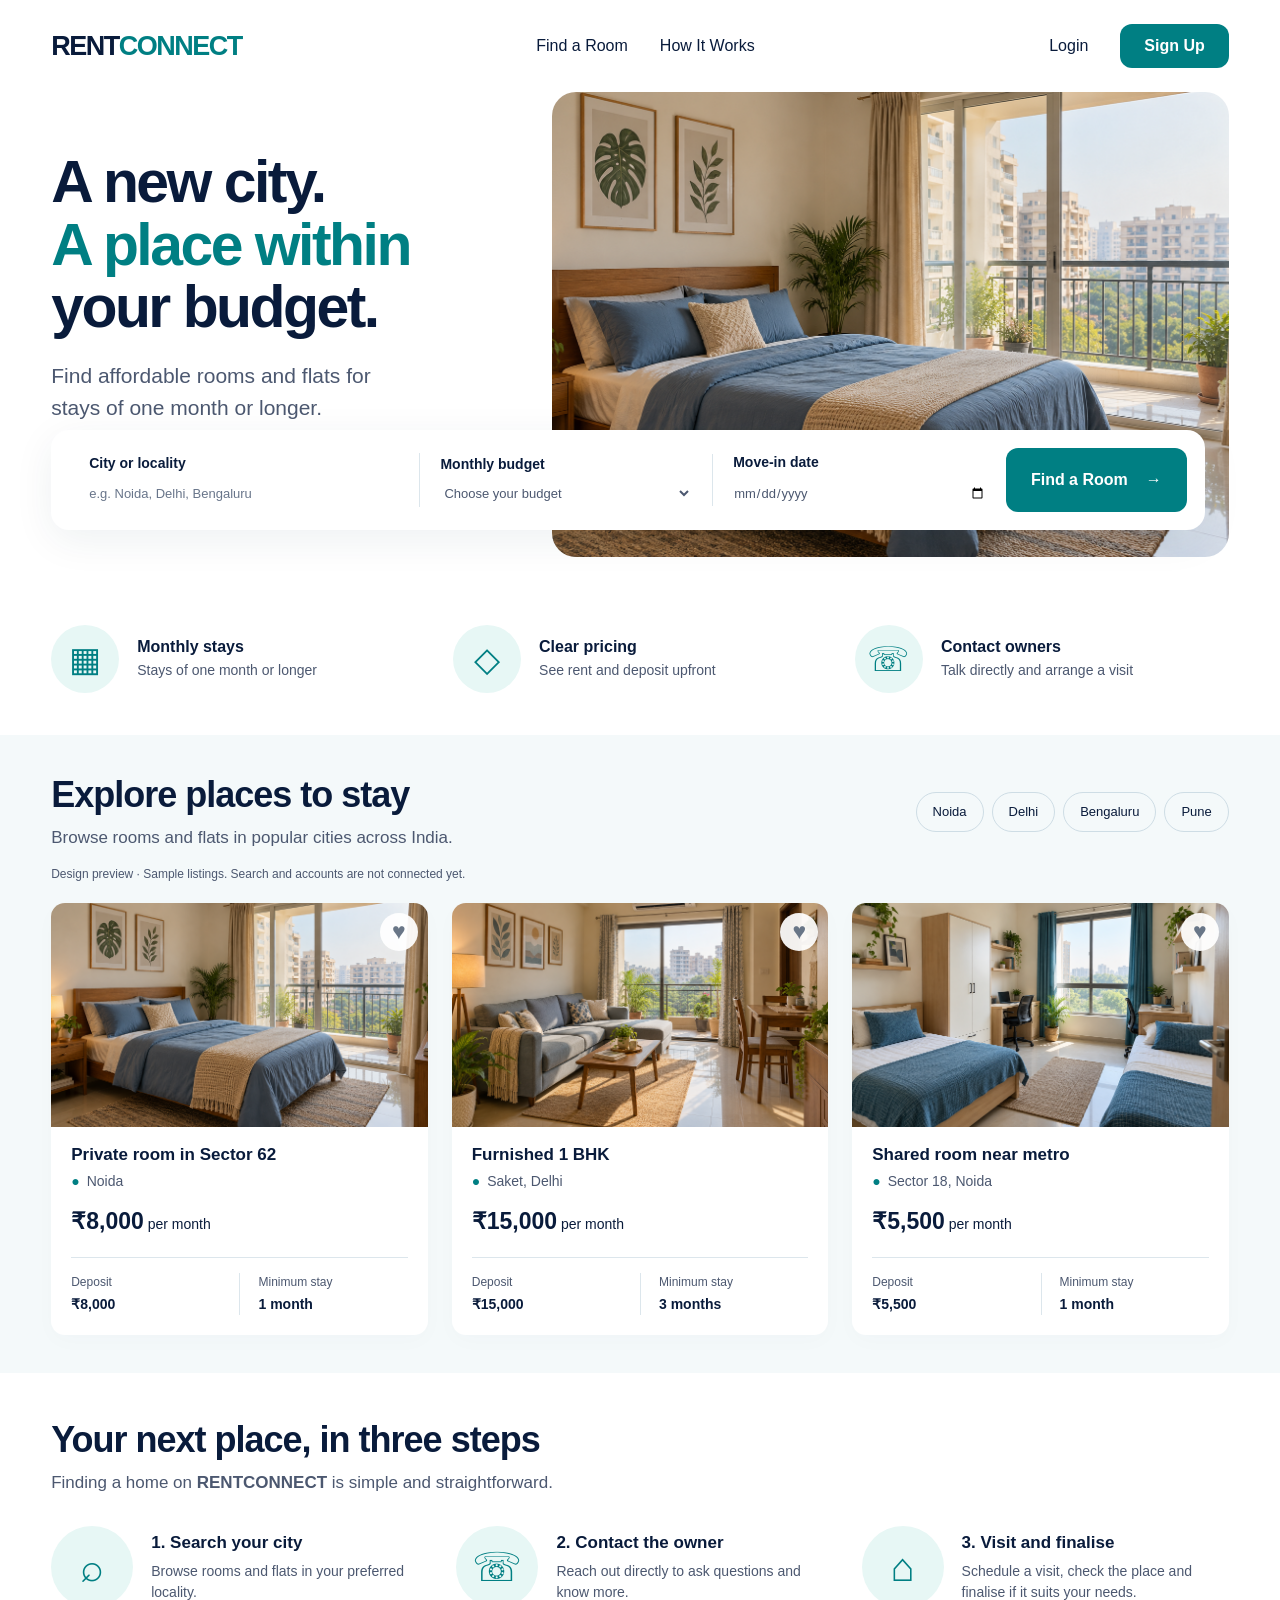
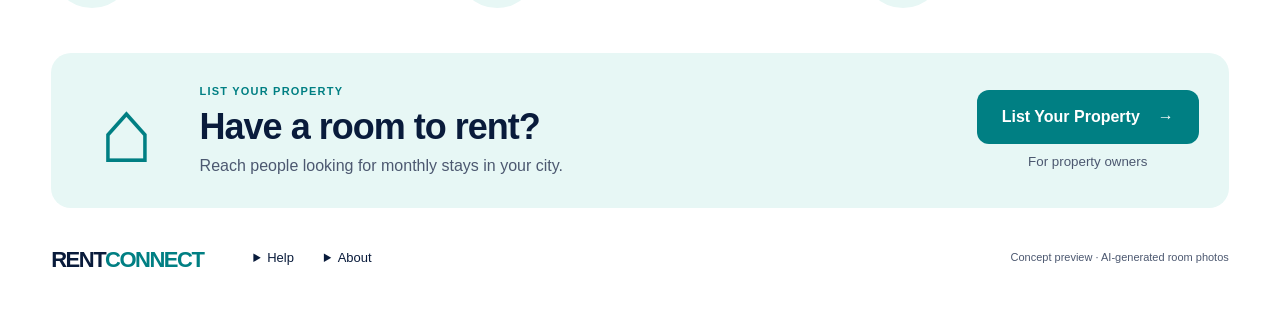
<file: index.html>
<!DOCTYPE html>
<html lang="en">

<head>
  <meta charset="UTF-8">
  <meta name="viewport" content="width=device-width, initial-scale=1.0">
  <meta name="description" content="RentConnect — find rooms and flats for stays of one month or longer.">
  <title>RentConnect | Find your next home</title>
  <link rel="stylesheet" href="style.css">
</head>

<body>
  <a class="skip" href="#main">Skip to content</a>

  <!-- 1. Header: menu ka text yahan se change kar sakte ho. -->
  <header class="header wrap home-header">
    <a class="logo" href="index.html" aria-label="RentConnect home">RENT<span>CONNECT</span></a>
    <nav class="menu" aria-label="Main navigation">
      <a href="#homes">Find a Room</a>
      <a href="#steps">How It Works</a>
    </nav>
    <div class="account">
      <a href="account.html#login">Login</a>
      <a class="button" href="account.html#signup">Sign Up</a>
    </div>
    <!-- Mobile par profile icon dabao: bina JavaScript ke options khulenge. -->
    <details class="profile">
      <summary aria-label="Account options">
        <svg width="24" height="24" viewBox="0 0 24 24" fill="none" stroke="currentColor" stroke-width="1.8"
          aria-hidden="true">
          <circle cx="12" cy="8" r="4"></circle>
          <path d="M4 21v-2a8 8 0 0 1 16 0v2"></path>
        </svg>
      </summary>
      <div class="profile-menu">
        <a href="account.html#login">Login / Sign In</a>
        <a href="account.html#signup">Sign Up</a>
      </div>
    </details>
  </header>

  <main id="main">
    <!-- 2. Hero: heading aur main photo yahan edit karo. -->
    <section class="hero wrap" aria-labelledby="hero-title">
      <div class="hero-text">
        <h1 id="hero-title">A new city.<br><span>A place within</span><br>your budget.</h1>
        <p>Find affordable rooms and flats for<br class="desktop"> stays of one month or longer.</p>
      </div>
      <!-- Apni image lagani ho to sirf src ka naam badalna hai. -->
      <img class="hero-photo" src="images/room.png" alt="Bright bedroom with blue bedding and a sunny balcony"
        width="1672" height="941">

      <!-- 3. Search: abhi form sample listings tak scroll karta hai.
           Real filtering ke liye baad mein JavaScript/backend jodna hoga. -->
      <form class="search" action="#homes" method="get">
        <label>
          <span class="field-title">City or locality</span>
          <input type="search" name="city" placeholder="e.g. Noida, Delhi, Bengaluru">
        </label>
        <label>
          <span class="field-title">Monthly budget</span>
          <select name="budget">
            <option value="">Choose your budget</option>
            <option value="10000">Up to ₹10,000</option>
            <option value="20000">Up to ₹20,000</option>
            <option value="30000">Up to ₹30,000</option>
          </select>
        </label>
        <label>
          <span class="field-title">Move-in date</span>
          <input type="date" name="date">
        </label>
        <button class="button" type="submit">Find a Room <span aria-hidden="true">→</span></button>
      </form>
    </section>

    <!-- 4. Benefits: in teen boxes ka content yahan hai. -->
    <section class="benefits wrap" aria-label="Why RentConnect">
      <div class="benefit"><span class="icon" aria-hidden="true">▦</span>
        <div>
          <h2>Monthly stays</h2>
          <p>Stays of one month or longer</p>
        </div>
      </div>
      <div class="benefit"><span class="icon" aria-hidden="true">◇</span>
        <div>
          <h2>Clear pricing</h2>
          <p>See rent and deposit upfront</p>
        </div>
      </div>
      <div class="benefit"><span class="icon" aria-hidden="true">☏</span>
        <div>
          <h2>Contact owners</h2>
          <p>Talk directly and arrange a visit</p>
        </div>
      </div>
    </section>

    <!-- 5. Listings: naya room add karna ho to ek article.card copy karo. -->
    <section class="homes" id="homes" aria-labelledby="homes-title">
      <div class="wrap">
        <div class="section-head">
          <div>
            <h2 id="homes-title">Explore places to stay</h2>
            <p>Browse rooms and flats in popular cities across India.</p>
          </div>
          <!-- Ye city labels hain, active filters nahi. -->
          <div class="cities" aria-label="Popular cities">
            <span>Noida</span><span>Delhi</span><span>Bengaluru</span><span>Pune</span></div>
        </div>
        <p class="demo">Design preview · Sample listings. Search and accounts are not connected yet.</p>
        <div class="cards">

          <!-- Room 1: photo, rent aur deposit yahan badlo. -->
          <article class="card">
            <div class="card-photo">
              <img src="images/room.png" alt="Private bedroom with balcony in Noida" width="1672" height="941"
                loading="lazy">
              <label class="save"><input type="checkbox"
                  aria-label="Mark private room as favourite in this preview"><span aria-hidden="true">♥</span></label>
            </div>
            <div class="card-body">
              <h3>Private room in Sector 62</h3>
              <p class="place">Noida</p>
              <p class="price"><strong>₹8,000</strong> per month</p>
              <div class="facts">
                <p>Deposit<strong>₹8,000</strong></p>
                <p>Minimum stay<strong>1 month</strong></p>
              </div>
            </div>
          </article>

          <!-- Room 2 -->
          <article class="card">
            <div class="card-photo">
              <img src="images/flat.png" alt="Furnished living room with sofa and a balcony" width="1536" height="1024"
                loading="lazy">
              <label class="save"><input type="checkbox"
                  aria-label="Mark furnished flat as favourite in this preview"><span
                  aria-hidden="true">♥</span></label>
            </div>
            <div class="card-body">
              <h3>Furnished 1 BHK</h3>
              <p class="place">Saket, Delhi</p>
              <p class="price"><strong>₹15,000</strong> per month</p>
              <div class="facts">
                <p>Deposit<strong>₹15,000</strong></p>
                <p>Minimum stay<strong>3 months</strong></p>
              </div>
            </div>
          </article>

          <!-- Room 3 -->
          <article class="card">
            <div class="card-photo">
              <img src="images/shared.png" alt="Shared bedroom with two single beds and study desks" width="1536"
                height="1024" loading="lazy">
              <label class="save"><input type="checkbox"
                  aria-label="Mark shared room as favourite in this preview"><span aria-hidden="true">♥</span></label>
            </div>
            <div class="card-body">
              <h3>Shared room near metro</h3>
              <p class="place">Sector 18, Noida</p>
              <p class="price"><strong>₹5,500</strong> per month</p>
              <div class="facts">
                <p>Deposit<strong>₹5,500</strong></p>
                <p>Minimum stay<strong>1 month</strong></p>
              </div>
            </div>
          </article>
        </div>
      </div>
    </section>

    <!-- 6. How it works -->
    <section class="steps wrap" id="steps" aria-labelledby="steps-title">
      <h2 id="steps-title">Your next place, in three steps</h2>
      <p>Finding a home on <strong>RENTCONNECT</strong> is simple and straightforward.</p>
      <div class="step-list">
        <div class="step"><span class="icon" aria-hidden="true">⌕</span>
          <div>
            <h3>1. Search your city</h3>
            <p>Browse rooms and flats in your preferred locality.</p>
          </div>
        </div>
        <div class="step"><span class="icon" aria-hidden="true">☏</span>
          <div>
            <h3>2. Contact the owner</h3>
            <p>Reach out directly to ask questions and know more.</p>
          </div>
        </div>
        <div class="step"><span class="icon" aria-hidden="true">⌂</span>
          <div>
            <h3>3. Visit and finalise</h3>
            <p>Schedule a visit, check the place and finalise if it suits your needs.</p>
          </div>
        </div>
      </div>
    </section>

    <!-- 7. Owner section: sirf yahan se owner page ka link diya hai. -->
    <section class="owner wrap" aria-labelledby="owner-title">
      <span class="house" aria-hidden="true">⌂</span>
      <div>
        <p class="small-title">LIST YOUR PROPERTY</p>
        <h2 id="owner-title">Have a room to rent?</h2>
        <p>Reach people looking for monthly stays in your city.</p>
      </div>
      <div class="owner-link"><a class="button" href="owner.html">List Your Property <span
            aria-hidden="true">→</span></a><small>For property owners</small></div>
    </section>
  </main>

  <!-- 8. Footer: help text ko details se bina JS ke khol sakte hain. -->
  <footer class="footer wrap">
    <a class="logo" href="index.html">RENT<span>CONNECT</span></a>
    <details>
      <summary>Help</summary>
      <p>This is a design preview. Listings are samples, and no bookings or payments are accepted.</p>
    </details>
    <details>
      <summary>About</summary>
      <p>RentConnect is a concept for connecting people with monthly room and flat rentals.</p>
    </details>
    <small>Concept preview · AI-generated room photos</small>
  </footer>
</body>

</html>
</file>
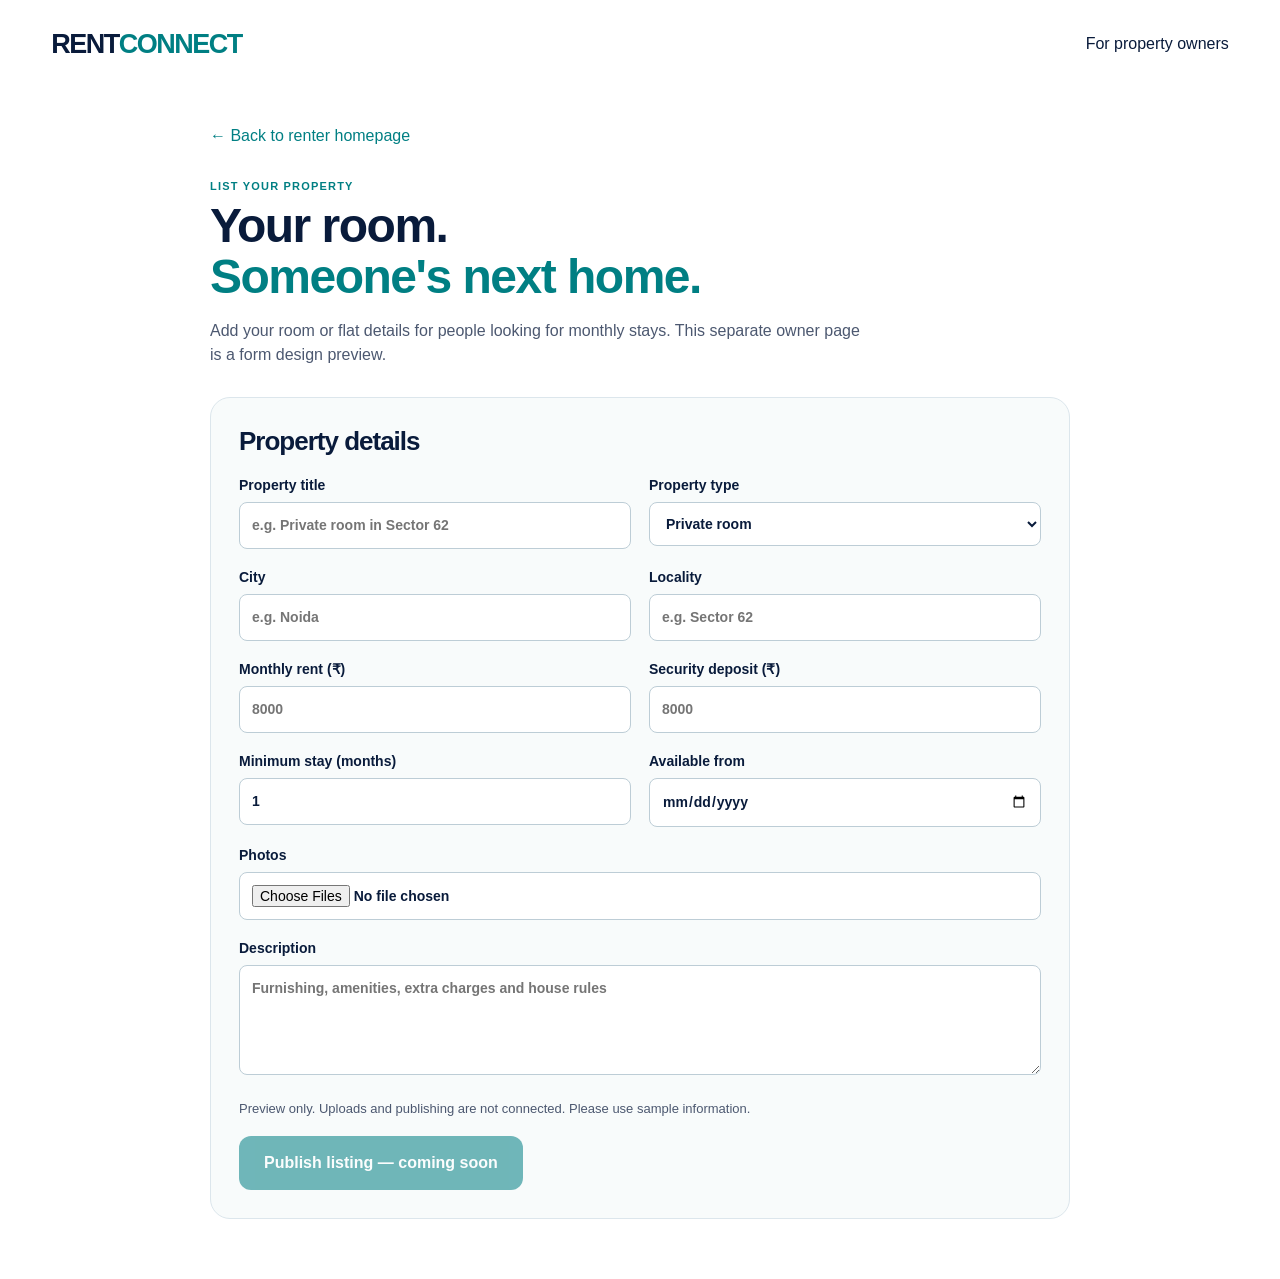
<file: owner.html>
<!DOCTYPE html>
<html lang="en">
<head>
  <meta charset="UTF-8">
  <meta name="viewport" content="width=device-width, initial-scale=1.0">
  <title>List Your Property | RentConnect</title>
  <link rel="stylesheet" href="style.css">
</head>
<body>
  <!-- Owner ka alag entry page. Renter homepage ka menu yahan nahi hai. -->
  <header class="header wrap"><a class="logo" href="index.html">RENT<span>CONNECT</span></a><span>For property owners</span></header>
  <main class="page wrap">
    <a class="back" href="index.html">← Back to renter homepage</a>
    <p class="small-title">LIST YOUR PROPERTY</p>
    <h1>Your room.<br><span>Someone's next home.</span></h1>
    <p>Add your room or flat details for people looking for monthly stays. This separate owner page is a form design preview.</p>

    <!-- Future mein login ke baad ye form database mein save hoga. -->
    <section class="panel" aria-labelledby="form-title">
      <h2 id="form-title">Property details</h2>
      <form>
        <div class="fields">
          <label>Property title<input name="title" placeholder="e.g. Private room in Sector 62" required></label>
          <label>Property type<select name="type"><option>Private room</option><option>Shared room</option><option>1 BHK flat</option><option>2 BHK flat</option></select></label>
          <label>City<input name="city" placeholder="e.g. Noida" required></label>
          <label>Locality<input name="locality" placeholder="e.g. Sector 62" required></label>
          <label>Monthly rent (₹)<input name="rent" type="number" min="1" placeholder="8000" required></label>
          <label>Security deposit (₹)<input name="deposit" type="number" min="0" placeholder="8000" required></label>
          <label>Minimum stay (months)<input name="stay" type="number" min="1" value="1" required></label>
          <label>Available from<input name="available" type="date" required></label>
          <label class="full">Photos<input name="photos" type="file" accept="image/*" multiple></label>
          <label class="full">Description<textarea name="description" placeholder="Furnishing, amenities, extra charges and house rules"></textarea></label>
        </div>
        <p class="note" id="owner-note">Preview only. Uploads and publishing are not connected. Please use sample information.</p>
        <!-- Backend ready hone ke baad disabled hata kar submit connect karna. -->
        <button class="button" type="button" disabled aria-describedby="owner-note">Publish listing — coming soon</button>
      </form>
    </section>
  </main>
</body>
</html>
</file>
<file: style.css>
/* 1. Basic setup: website ke main colours yahan change karo. */
:root {
  --teal: #007f83;
  --navy: #091b3b;
  --text: #4c5870;
  --light: #e7f7f5;
  --line: #dce6ec;
}

* {
  box-sizing: border-box;
}

html {
  scroll-behavior: smooth;
  scroll-padding-top: 24px;
}

body {
  margin: 0;
  background: white;
  color: var(--navy);
  font-family: Arial, Helvetica, sans-serif;
  line-height: 1.5;
}

a {
  color: inherit;
  text-decoration: none;
}

img {
  display: block;
  max-width: 100%;
}

button,
input,
select,
textarea {
  font: inherit;
}

button,
a,
summary,
select {
  -webkit-tap-highlight-color: transparent;
}

h1,
h2,
h3,
p {
  margin: 0;
}

p {
  color: var(--text);
}

h2 {
  font-size: clamp(25px, 3vw, 36px);
  line-height: 1.2;
  letter-spacing: -1px;
}

h3 {
  font-size: 17px;
  line-height: 1.4;
}

:focus-visible {
  outline: 3px solid #da7800;
  outline-offset: 5px;
}

.wrap {
  width: min(1200px, 92%);
  margin-inline: auto;
}

.skip {
  position: absolute;
  top: -70px;
  left: 15px;
  padding: 10px;
  background: white;
  z-index: 10;
}

.skip:focus {
  top: 10px;
}

/* Button ka colour aur round corners sab jagah yahin se change honge. */
.button {
  display: inline-flex;
  align-items: center;
  justify-content: center;
  gap: 18px;
  padding: 15px 25px;
  border: 0;
  border-radius: 12px;
  background: var(--teal);
  color: white;
  font-weight: 600;
  cursor: pointer;
}

.button:hover {
  background: #00686c;
}

.button:disabled {
  opacity: .55;
  cursor: not-allowed;
}

/* 2. Header */
.header {
  display: flex;
  align-items: center;
  justify-content: space-between;
  gap: 24px;
  padding-block: 24px;
}

.logo {
  font-size: 27px;
  font-weight: 800;
  letter-spacing: -1.5px;
  white-space: nowrap;
}

.logo span {
  color: var(--teal);
}

.menu,
.account {
  display: flex;
  align-items: center;
  gap: 32px;
}

.menu a:hover,
.account>a:first-child:hover {
  color: var(--teal);
}

.account .button {
  padding: 10px 24px;
}

/* Profile menu sirf mobile par dikhega. */
.profile {
  display: none;
  position: relative;
}

.profile summary {
  display: flex;
  align-items: center;
  justify-content: center;
  width: 44px;
  height: 44px;
  border: 1px solid var(--line);
  border-radius: 50%;
  background: var(--light);
  color: var(--teal);
  list-style: none;
}

.profile summary::-webkit-details-marker {
  display: none;
}

.profile[open] summary {
  border-color: var(--teal);
}

.profile-menu {
  position: absolute;
  top: 54px;
  right: 0;
  z-index: 20;
  width: 180px;
  padding: 8px;
  background: white;
  border: 1px solid var(--line);
  border-radius: 12px;
  box-shadow: 0 8px 24px #153f4d20;
}

.profile-menu a {
  display: block;
  padding: 12px;
  border-radius: 8px;
  font-size: 14px;
}

.profile-menu a:hover,
.profile-menu a:focus-visible {
  background: var(--light);
  color: var(--teal);
}

/* 3. Hero: photo ki height aur heading ka size yahan hai. */
.hero {
  display: grid;
  grid-template-columns: minmax(0, .85fr) minmax(0, 1.15fr);
  align-items: center;
  position: relative;
  padding-bottom: 68px;
}

.hero-text {
  padding: 24px 16px 100px 0;
}

h1 {
  font-size: clamp(38px, 4.6vw, 62px);
  line-height: 1.07;
  letter-spacing: -2.5px;
}

h1 span {
  color: var(--teal);
}

.hero-text p {
  margin-top: 22px;
  font-size: 21px;
  line-height: 1.5;
}

.hero-photo {
  width: 100%;
  height: 465px;
  object-fit: cover;
  border-radius: 24px;
}

/* 4. Search bar: desktop par photo ke upar thoda overlap hai. */
.search {
  position: absolute;
  bottom: 95px;
  left: 0;
  right: 24px;
  display: grid;
  grid-template-columns: 1.2fr 1fr 1fr auto;
  align-items: center;
  padding: 18px;
  background: white;
  box-shadow: 0 10px 40px #153f4d12;
  border-radius: 18px;
}

.search label {
  min-width: 0;
  padding: 0 20px;
  border-right: 1px solid var(--line);
}

.search label:nth-child(3) {
  border: 0;
}

.field-title {
  display: block;
  font-size: 14px;
  font-weight: 600;
  margin-bottom: 6px;
}

.search input,
.search select {
  display: block;
  width: 100%;
  min-width: 0;
  border: 0;
  background: white;
  color: var(--text);
  padding: 4px 0;
  font-size: 13px;
}

.search input::placeholder {
  color: #68758a;
  opacity: 1;
}

.search .button {
  min-height: 64px;
}

/* 5. Benefits ke chhote boxes */
.benefits {
  display: grid;
  grid-template-columns: repeat(3, minmax(0, 1fr));
  gap: 28px;
  padding-bottom: 42px;
}

.benefit {
  display: flex;
  align-items: center;
  gap: 18px;
}

.benefit h2 {
  font-size: 16px;
  letter-spacing: 0;
  margin-bottom: 4px;
}

.benefit p {
  font-size: 14px;
}

.icon {
  display: flex;
  align-items: center;
  justify-content: center;
  flex-shrink: 0;
  width: 68px;
  height: 68px;
  border-radius: 50%;
  background: var(--light);
  color: var(--teal);
  font-size: 34px;
}

/* 6. Property section: cards ki spacing aur photos yahan edit karo. */
.homes {
  background: #f4f9fa;
  padding-block: 38px;
}

.section-head {
  display: flex;
  align-items: center;
  justify-content: space-between;
  gap: 24px;
}

.section-head p,
.steps>p {
  margin-top: 9px;
  font-size: 17px;
}

.cities {
  display: flex;
  flex-wrap: wrap;
  gap: 8px;
}

.cities span {
  font-size: 13px;
  padding: 9px 16px;
  border: 1px solid #cedde5;
  border-radius: 24px;
}

.demo {
  font-size: 12px;
  margin: 14px 0 20px;
}

.cards {
  display: grid;
  grid-template-columns: repeat(3, minmax(0, 1fr));
  gap: 24px;
}

.card {
  background: white;
  border-radius: 14px;
  overflow: hidden;
  box-shadow: 0 6px 22px #153f4d05;
}

.card-photo {
  position: relative;
}

.card-photo img {
  width: 100%;
  height: 224px;
  object-fit: cover;
}

.card-body {
  padding: 16px 20px 20px;
}

.place {
  margin-top: 5px;
  font-size: 14px;
}

.place::before {
  content: '●';
  color: var(--teal);
  margin-right: 7px;
}

.price {
  margin-block: 12px 18px;
  color: var(--navy);
  font-size: 14px;
}

.price strong {
  font-size: 23px;
}

.facts {
  border-top: 1px solid var(--line);
  padding-top: 15px;
  display: grid;
  grid-template-columns: repeat(2, minmax(0, 1fr));
}

.facts p {
  font-size: 12px;
}

.facts p+p {
  border-left: 1px solid var(--line);
  padding-left: 18px;
}

.facts strong {
  display: block;
  color: var(--navy);
  margin-top: 3px;
  font-size: 14px;
}

/* Checkbox se heart select hota hai. Refresh ke baad save rehna guaranteed nahi hai. */
.save {
  position: absolute;
  top: 10px;
  right: 10px;
  display: grid;
  place-items: center;
  width: 38px;
  height: 38px;
  border-radius: 50%;
  background: #ffffffed;
  cursor: pointer;
}

.save input {
  position: absolute;
  opacity: 0;
  width: 100%;
  height: 100%;
  margin: 0;
  cursor: pointer;
}

.save span {
  color: #697687;
  font-size: 23px;
}

.save input:checked+span {
  color: var(--teal);
}

.save:focus-within {
  outline: 3px solid #da7800;
  outline-offset: 3px;
}

/* 7. How it works */
.steps {
  padding-block: 45px;
}

.step-list {
  display: grid;
  grid-template-columns: repeat(3, minmax(0, 1fr));
  gap: 38px;
  margin-top: 30px;
}

.step {
  display: flex;
  align-items: center;
  gap: 18px;
}

.step p {
  font-size: 14px;
  margin-top: 6px;
}

.step .icon {
  width: 82px;
  height: 82px;
  font-size: 40px;
}

/* 8. Owner banner: iska button owner.html open karta hai. */
.owner {
  display: flex;
  align-items: center;
  gap: 28px;
  padding: 30px;
  background: var(--light);
  border-radius: 20px;
}

.house {
  font-size: 90px;
  line-height: 1;
  color: var(--teal);
  padding-inline: 18px;
}

.small-title {
  color: var(--teal);
  font-size: 11px;
  font-weight: 700;
  letter-spacing: 1.2px;
  margin-bottom: 6px;
}

.owner h2 {
  margin-bottom: 6px;
}

.owner-link {
  margin-left: auto;
  text-align: center;
  flex-shrink: 0;
}

.owner-link small {
  display: block;
  margin-top: 8px;
  color: var(--text);
}

/* 9. Footer */
.footer {
  display: flex;
  align-items: flex-start;
  flex-wrap: wrap;
  gap: 30px;
  padding-block: 35px;
}

.footer .logo {
  font-size: 22px;
  margin-right: 20px;
}

.footer small {
  margin-left: auto;
  color: var(--text);
  font-size: 11px;
  padding-top: 6px;
}

.footer details {
  font-size: 13px;
  max-width: 230px;
  padding-top: 5px;
}

summary {
  cursor: pointer;
}

.footer details p {
  padding-top: 10px;
}

/* 10. Owner aur account pages bhi same CSS use karte hain. */
.page {
  max-width: 860px;
  padding-block: 35px 60px;
}

.page h1 {
  font-size: clamp(32px, 5vw, 48px);
  letter-spacing: -1.5px;
  margin-bottom: 16px;
}

.page>p {
  max-width: 650px;
}

.panel {
  margin-top: 30px;
  padding: 28px;
  border: 1px solid var(--line);
  border-radius: 20px;
  background: #f8fbfb;
}

.panel h2 {
  font-size: 26px;
  margin-bottom: 18px;
}

.fields {
  display: grid;
  grid-template-columns: repeat(2, minmax(0, 1fr));
  gap: 18px;
}

.fields label {
  min-width: 0;
  display: block;
  font-size: 14px;
  font-weight: 600;
}

.fields input,
.fields select,
.fields textarea {
  min-width: 0;
  max-width: 100%;
  width: 100%;
  border: 1px solid #bdcdd6;
  border-radius: 8px;
  padding: 12px;
  background: white;
  color: var(--navy);
  margin-top: 6px;
}

.fields textarea {
  resize: vertical;
  min-height: 110px;
}

.full {
  grid-column: 1 / -1;
}

.note {
  margin-block: 18px;
  font-size: 13px;
}

.back {
  color: var(--teal);
  display: inline-block;
  margin-bottom: 30px;
}

/* 11. Tablet: search ko normal flow mein rakha hai, overlap nahi hoga. */
@media (max-width: 1000px) {
  .header {
    gap: 16px;
    flex-wrap: wrap;
  }

  .menu,
  .account {
    gap: 20px;
  }

  .logo {
    font-size: 24px;
  }

  .hero {
    gap: 24px;
    padding-block: 16px 30px;
  }

  .hero-text {
    padding: 0;
  }

  .hero-text p {
    font-size: 18px;
  }

  .hero-photo {
    height: 350px;
  }

  .search {
    position: static;
    grid-column: 1 / -1;
    grid-template-columns: repeat(2, minmax(0, 1fr));
    gap: 18px;
    padding: 20px;
    border: 1px solid var(--line);
  }

  .search label {
    padding: 0;
    border: 0;
  }

  .search .button {
    min-height: 52px;
  }

  .search input,
  .search select {
    min-height: 44px;
    font-size: 16px;
  }

  .benefits {
    gap: 20px;
  }

  .benefit {
    gap: 12px;
    align-items: flex-start;
  }

  .icon {
    width: 48px;
    height: 48px;
  }

  .section-head {
    align-items: flex-start;
    flex-direction: column;
    gap: 16px;
  }

  .cards {
    grid-template-columns: repeat(2, minmax(0, 1fr));
    gap: 20px;
  }

  .card-photo img {
    height: auto;
    aspect-ratio: 3 / 2;
  }

  .step {
    align-items: flex-start;
    flex-direction: column;
  }

  .house {
    display: none;
  }

  .owner {
    gap: 22px;
  }
}

/* 12. Chhote tablet par menu ki apni row hai. */
@media (max-width: 800px) {
  .home-header {
    display: grid;
    grid-template-columns: minmax(0, 1fr) auto;
  }

  .home-header .menu {
    grid-column: 1 / -1;
    grid-row: 2;
    justify-content: center;
    border-top: 1px solid var(--line);
    padding-top: 12px;
  }

  .hero {
    grid-template-columns: minmax(0, 1fr);
  }

  .hero-text {
    max-width: 580px;
  }

  .hero-photo {
    height: auto;
    aspect-ratio: 16 / 9;
  }

  .benefits {
    grid-template-columns: minmax(0, 1fr);
    gap: 18px;
  }

  .benefit {
    align-items: center;
  }

  .step-list {
    grid-template-columns: minmax(0, 1fr);
    gap: 24px;
  }

  .step {
    flex-direction: row;
    align-items: center;
  }

  .step .icon {
    width: 64px;
    height: 64px;
  }

  .owner {
    flex-direction: column;
    align-items: flex-start;
  }

  .owner-link {
    margin-left: 0;
  }
}

/* 13. Mobile: fixed width nahi hai, poora layout screen ke saath fit hoga. */
@media (max-width: 600px) {

  /* Left logo, right profile. Neeche wali menu row apni jagah rahegi. */
  .home-header .account {
    display: none;
  }

  .home-header .profile {
    display: block;
    grid-column: 2;
    grid-row: 1;
    justify-self: end;
  }

  .wrap {
    width: calc(100% - 32px);
  }

  .header {
    padding-block: 16px;
    gap: 12px;
  }

  .header .logo {
    font-size: 21px;
    letter-spacing: -1.3px;
  }

  .menu {
    gap: 30px;
    font-size: 14px;
  }

  .menu a {
    padding-block: 6px;
  }

  .account {
    gap: 12px;
    font-size: 13px;
  }

  .account>a {
    min-height: 44px;
    display: inline-flex;
    align-items: center;
  }

  .account .button {
    padding: 10px 14px;
    border-radius: 10px;
  }

  .hero {
    gap: 20px;
    padding-top: 12px;
    padding-bottom: 28px;
  }

  h1 {
    font-size: clamp(32px, 9vw, 48px);
    letter-spacing: -1.3px;
    line-height: 1.12;
  }

  .hero-text p {
    font-size: 17px;
    margin-top: 16px;
  }

  .desktop {
    display: none;
  }

  .hero-photo {
    border-radius: 18px;
  }

  .search {
    grid-template-columns: minmax(0, 1fr);
    gap: 16px;
    margin: 0;
    padding: 18px;
    border-radius: 16px;
  }

  .search label {
    padding-bottom: 12px;
    border-bottom: 1px solid var(--line);
  }

  .search .button {
    width: 100%;
    min-height: 52px;
  }

  .benefits {
    padding-bottom: 28px;
  }

  .benefit {
    gap: 14px;
  }

  .benefit>div,
  .step>div {
    min-width: 0;
  }

  .homes {
    padding-block: 28px;
  }

  .section-head p,
  .steps>p {
    font-size: 15px;
  }

  .cities {
    gap: 7px;
  }

  .cities span {
    padding: 7px 12px;
  }

  .cards {
    grid-template-columns: minmax(0, 1fr);
    gap: 22px;
  }

  .card-body {
    padding: 18px;
  }

  .steps {
    padding-block: 32px;
  }

  .owner {
    padding: 24px;
    gap: 20px;
  }

  .owner-link {
    width: 100%;
  }

  .owner-link .button {
    width: 100%;
    padding-inline: 12px;
    gap: 10px;
  }

  .footer {
    gap: 20px;
  }

  .footer .logo,
  .footer small {
    width: 100%;
    margin: 0;
  }

  .fields {
    grid-template-columns: minmax(0, 1fr);
  }

  .fields input,
  .fields select,
  .fields textarea {
    font-size: 16px;
  }

  .panel {
    padding: 18px;
  }

  .panel .button {
    width: 100%;
    padding-inline: 10px;
  }

  .page {
    padding-block: 20px 40px;
  }
}

/* 14. 320px wale phones par bhi header ekdum fit rahe. */
@media (max-width: 360px) {
  .header .logo {
    font-size: 18px;
    letter-spacing: -1px;
  }

  .account {
    gap: 8px;
    font-size: 12px;
  }

  .account .button {
    padding-inline: 10px;
  }

  .owner {
    padding: 20px;
  }
}

/* Browser mein motion kam set ho to smooth scroll band rahega. */
@media (prefers-reduced-motion: reduce) {
  html {
    scroll-behavior: auto;
  }
}
</file>
